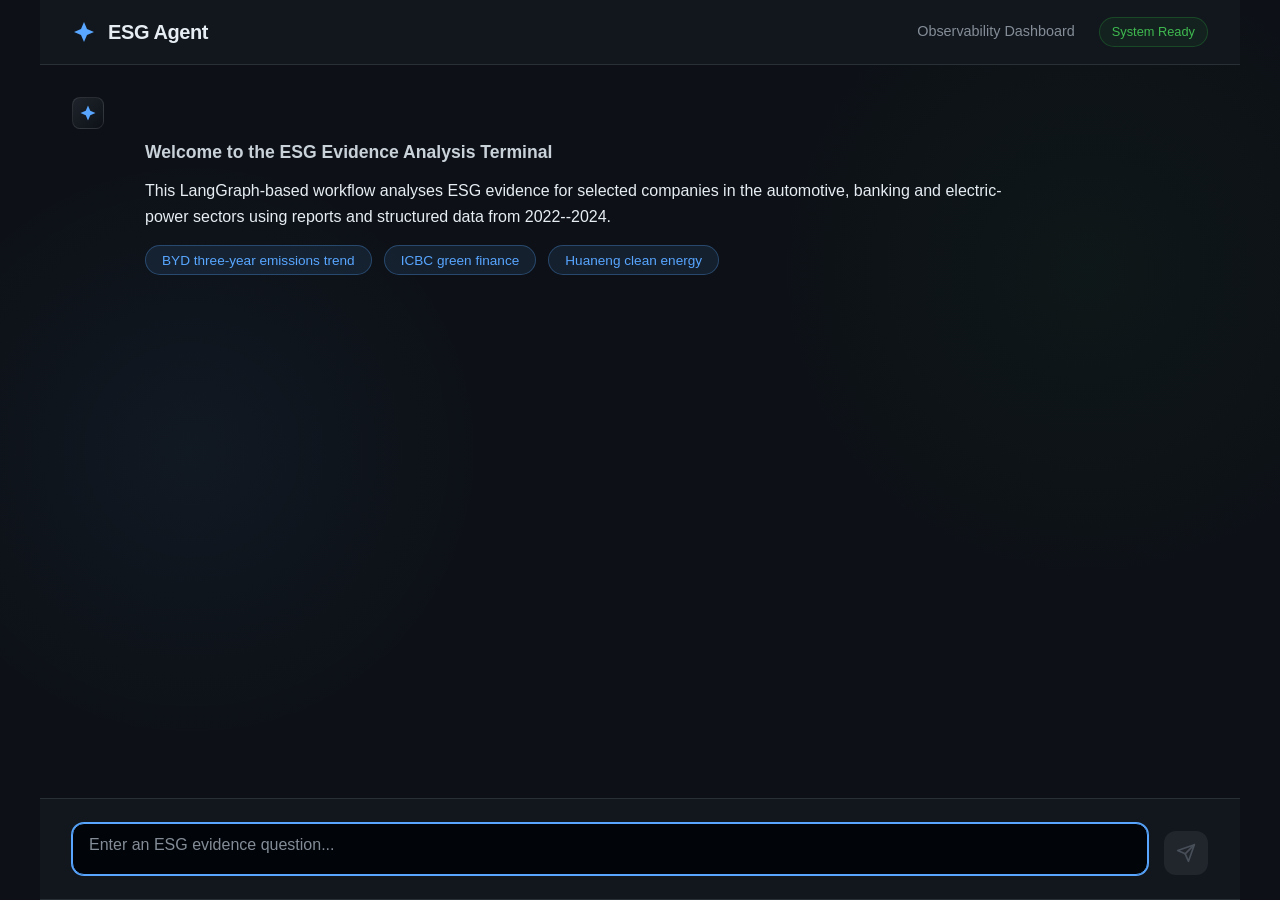
<file: static/figure-ui.html>
<!DOCTYPE html>
<html lang="en">
<head>
    <meta charset="UTF-8">
    <meta name="viewport" content="width=device-width, initial-scale=1.0">
    <title>ESG Agent | Evidence-Grounded Analysis Terminal</title>
    <link href="style.css" rel="stylesheet">
</head>
<body class="dark-theme">
    <div class="app-container">
        <!-- Sidebar / Header Area -->
        <header class="chat-header glass-panel">
            <div class="logo">
                <svg width="24" height="24" viewBox="0 0 24 24" fill="none" class="icon-sparkle">
                    <path d="M12 2L15 9L22 12L15 15L12 22L9 15L2 12L9 9L12 2Z" fill="currentColor"/>
                </svg>
                <h1>ESG Agent</h1>
            </div>
            <div class="header-actions">
                <a href="dashboard.html" class="nav-link" target="_blank">Observability Dashboard</a>
                <span class="status-badge" id="system-status">System Ready</span>
            </div>
        </header>

        <!-- Main Chat Area -->
        <main class="chat-main" id="chat-container">
            <div class="message system-message welcome-msg">
                <div class="avatar">
                    <svg width="18" height="18" viewBox="0 0 24 24" fill="none">
                        <path d="M12 2L15 9L22 12L15 15L12 22L9 15L2 12L9 9L12 2Z" fill="currentColor"/>
                    </svg>
                </div>
                <div class="message-content">
                    <h3>Welcome to the ESG Evidence Analysis Terminal</h3>
                    <p>This LangGraph-based workflow analyses ESG evidence for selected companies in the automotive, banking and electric-power sectors using reports and structured data from 2022--2024.</p>
                    <div class="suggestion-chips">
                        <button class="chip" onclick="setInput('How did BYD Scope 1 emissions change from 2022 to 2024?')">BYD three-year emissions trend</button>
                        <button class="chip" onclick="setInput('How did ICBC green-finance balance change from 2022 to 2024?')">ICBC green finance</button>
                        <button class="chip" onclick="setInput('What was Huaneng International clean-energy share in 2024?')">Huaneng clean energy</button>
                    </div>
                </div>
            </div>
        </main>

        <!-- Input Area -->
        <footer class="chat-footer glass-panel">
            <form id="chat-form" class="input-form">
                <div class="input-wrapper">
                    <textarea id="query-input" placeholder="Enter an ESG evidence question..." rows="1" autofocus></textarea>
                </div>
                <button type="submit" id="send-btn" class="send-btn" disabled>
                    <svg width="20" height="20" viewBox="0 0 24 24" fill="none" stroke="currentColor" stroke-width="2" stroke-linecap="round" stroke-linejoin="round">
                        <line x1="22" y1="2" x2="11" y2="13"></line>
                        <polygon points="22 2 15 22 11 13 2 9 22 2"></polygon>
                    </svg>
                </button>
            </form>
        </footer>
    </div>
    
    <!-- JavaScript Application -->
</body>
</html>
</file>
<file: static/style.css>
:root {
    --bg-color: #0d1117;
    --panel-bg: rgba(22, 27, 34, 0.7);
    --border-color: rgba(48, 54, 61, 0.8);
    --text-primary: #e6edf3;
    --text-secondary: #848d97;
    --accent-color: #58a6ff;
    --accent-hover: #388bfd;
    --chip-bg: rgba(88, 166, 255, 0.1);
    --user-msg-bg: #1f242c;
    --agent-msg-bg: transparent;
    --glass-blur: blur(16px);
    --font-family: 'Inter', 'Noto Sans SC', sans-serif;
    
    --node-pending: #484f58;
    --node-running: #d29922;
    --node-success: #238636;
    --node-failed: #da3633;
}

* {
    box-sizing: border-box;
    margin: 0;
    padding: 0;
}

body.dark-theme {
    background-color: var(--bg-color);
    color: var(--text-primary);
    font-family: var(--font-family);
    line-height: 1.6;
    height: 100vh;
    display: flex;
    flex-direction: column;
    overflow: hidden;
    background-image: 
        radial-gradient(circle at 15% 50%, rgba(88, 166, 255, 0.05), transparent 25%),
        radial-gradient(circle at 85% 30%, rgba(35, 134, 54, 0.05), transparent 25%);
}

.app-container {
    display: flex;
    flex-direction: column;
    height: 100%;
    max-width: 1200px;
    margin: 0 auto;
    width: 100%;
}

.glass-panel {
    background: var(--panel-bg);
    backdrop-filter: var(--glass-blur);
    -webkit-backdrop-filter: var(--glass-blur);
    border-bottom: 1px solid var(--border-color);
}

/* Header */
.chat-header {
    display: flex;
    justify-content: space-between;
    align-items: center;
    padding: 1rem 2rem;
    flex-shrink: 0;
}

.logo {
    display: flex;
    align-items: center;
    gap: 0.75rem;
}

.logo h1 {
    font-size: 1.25rem;
    font-weight: 600;
    letter-spacing: -0.02em;
}

.icon-sparkle {
    color: var(--accent-color);
    animation: pulse 2s infinite;
}

.header-actions {
    display: flex;
    align-items: center;
    gap: 1.5rem;
}

.nav-link {
    color: var(--text-secondary);
    text-decoration: none;
    font-size: 0.9rem;
    transition: color 0.2s;
}

.nav-link:hover {
    color: var(--text-primary);
}

.status-badge {
    font-size: 0.8rem;
    padding: 0.25rem 0.75rem;
    border-radius: 9999px;
    background: rgba(35, 134, 54, 0.1);
    color: #3fb950;
    border: 1px solid rgba(35, 134, 54, 0.4);
}

/* Main Chat */
.chat-main {
    flex-grow: 1;
    overflow-y: auto;
    padding: 2rem;
    display: flex;
    flex-direction: column;
    gap: 1.5rem;
    scroll-behavior: smooth;
}

.message {
    display: flex;
    gap: 1.25rem;
    max-width: 85%;
    animation: fadeIn 0.3s ease-out;
}

.message.user-message {
    align-self: flex-end;
    flex-direction: row-reverse;
}

.message.user-message .message-content {
    background: var(--user-msg-bg);
    border: 1px solid var(--border-color);
    border-radius: 12px 12px 0 12px;
}

.avatar {
    width: 32px;
    height: 32px;
    border-radius: 8px;
    display: flex;
    align-items: center;
    justify-content: center;
    flex-shrink: 0;
    border: 1px solid rgba(255, 255, 255, 0.1);
}

.system-message .avatar {
    background: linear-gradient(135deg, #1f242c, #0d1117);
    color: var(--accent-color);
}

.user-message .avatar {
    background: #30363d;
    color: #e6edf3;
}

.message-content {
    padding: 1rem 1.25rem;
    border-radius: 12px 12px 12px 0;
    background: var(--agent-msg-bg);
    color: var(--text-primary);
}

.system-message .message-content {
    border: 1px solid transparent;
}

/* Typography in message */
.message-content p {
    margin-bottom: 0.75rem;
}
.message-content p:last-child {
    margin-bottom: 0;
}
.message-content h1, .message-content h2, .message-content h3 {
    margin-top: 1.5rem;
    margin-bottom: 0.75rem;
    font-weight: 600;
}
.message-content h3 { font-size: 1.1rem; color: #c9d1d9; }
.message-content ul, .message-content ol {
    margin-bottom: 1rem;
    padding-left: 1.5rem;
}
.message-content li { margin-bottom: 0.5rem; }
.message-content strong { color: #58a6ff; font-weight: 600; }
.message-content table {
    width: 100%;
    border-collapse: collapse;
    margin: 1rem 0;
    font-size: 0.9rem;
}
.message-content th, .message-content td {
    padding: 0.75rem;
    border: 1px solid var(--border-color);
    text-align: left;
}
.message-content th {
    background: rgba(255,255,255,0.05);
}

/* Suggestions */
.suggestion-chips {
    display: flex;
    flex-wrap: wrap;
    gap: 0.75rem;
    margin-top: 1rem;
}

.chip {
    background: var(--chip-bg);
    border: 1px solid rgba(88, 166, 255, 0.3);
    color: var(--accent-color);
    border-radius: 16px;
    padding: 0.4rem 1rem;
    font-size: 0.85rem;
    cursor: pointer;
    transition: all 0.2s;
    font-family: inherit;
}

.chip:hover {
    background: rgba(88, 166, 255, 0.2);
    transform: translateY(-1px);
}

/* Footer / Input */
.chat-footer {
    padding: 1.5rem 2rem;
    border-top: 1px solid var(--border-color);
}

.input-form {
    display: flex;
    gap: 1rem;
    align-items: flex-end;
    position: relative;
}

.input-wrapper {
    flex-grow: 1;
    background: #010409;
    border: 1px solid var(--border-color);
    border-radius: 12px;
    padding: 0.75rem 1rem;
    transition: border-color 0.2s;
}

.input-wrapper:focus-within {
    border-color: var(--accent-color);
    box-shadow: 0 0 0 1px var(--accent-color);
}

#query-input {
    width: 100%;
    background: transparent;
    border: none;
    color: var(--text-primary);
    font-family: inherit;
    font-size: 1rem;
    resize: none;
    outline: none;
    max-height: 150px;
}

#query-input::placeholder {
    color: var(--text-secondary);
}

.send-btn {
    background: var(--accent-color);
    color: #fff;
    border: none;
    border-radius: 12px;
    width: 44px;
    height: 44px;
    display: flex;
    align-items: center;
    justify-content: center;
    cursor: pointer;
    transition: all 0.2s;
    flex-shrink: 0;
}

.send-btn:hover:not(:disabled) {
    background: var(--accent-hover);
    transform: scale(1.05);
}

.send-btn:disabled {
    background: #21262d;
    color: #484f58;
    cursor: not-allowed;
}

/* Timeline / Status Tracker */
.tracker-container {
    background: rgba(1, 4, 9, 0.5);
    border: 1px solid var(--border-color);
    border-radius: 8px;
    padding: 1rem;
    margin-bottom: 1rem;
    font-size: 0.85rem;
}

.tracker-header {
    display: flex;
    justify-content: space-between;
    margin-bottom: 0.75rem;
    color: var(--text-secondary);
}

.trace-id-badge {
    font-family: monospace;
    background: rgba(255,255,255,0.1);
    padding: 2px 6px;
    border-radius: 4px;
}

.nodes-timeline {
    display: flex;
    flex-wrap: wrap;
    gap: 0.5rem;
}

.node-badge {
    padding: 0.25rem 0.5rem;
    border-radius: 4px;
    background: var(--node-pending);
    color: #fff;
    font-size: 0.75rem;
    display: flex;
    align-items: center;
    gap: 0.4rem;
    transition: all 0.3s;
}

.node-badge.running {
    background: var(--node-running);
    animation: glow 1.5s infinite alternate;
}

.node-badge.success {
    background: var(--node-success);
}

.node-badge.failed {
    background: var(--node-failed);
}

.spinner {
    width: 10px;
    height: 10px;
    border: 2px solid rgba(255,255,255,0.3);
    border-top-color: #fff;
    border-radius: 50%;
    animation: spin 1s linear infinite;
    display: none;
}

.node-badge.running .spinner { display: block; }
.node-badge .time-ms { opacity: 0.7; font-size: 0.7rem; }

/* Citations & Sources */
.sources-section {
    margin-top: 1.5rem;
    padding-top: 1rem;
    border-top: 1px dashed var(--border-color);
    font-size: 0.85rem;
}

.sources-section h4 {
    color: var(--text-secondary);
    margin-bottom: 0.5rem;
    font-weight: 500;
}

.source-item {
    background: rgba(255,255,255,0.03);
    padding: 0.5rem 0.75rem;
    border-radius: 6px;
    margin-bottom: 0.5rem;
    border-left: 2px solid var(--accent-color);
}

.source-item.sql { border-left-color: #d29922; }

/* Chart Container */
.chart-container {
    width: 100%;
    min-height: 300px;
    margin: 1.5rem 0;
    background: #010409;
    border: 1px solid var(--border-color);
    border-radius: 8px;
    padding: 1rem;
}

/* Animations */
@keyframes fadeIn {
    from { opacity: 0; transform: translateY(10px); }
    to { opacity: 1; transform: translateY(0); }
}

@keyframes pulse {
    0% { opacity: 0.6; }
    50% { opacity: 1; }
    100% { opacity: 0.6; }
}

@keyframes spin {
    to { transform: rotate(360deg); }
}

@keyframes glow {
    from { box-shadow: 0 0 2px var(--node-running); }
    to { box-shadow: 0 0 8px var(--node-running); }
}

/* Interview-facing disclosure quality card */
.dq-card {
    display: flex;
    align-items: center;
    gap: 1rem;
    margin-top: 1rem;
    padding: 1rem;
    border: 1px solid rgba(88, 166, 255, 0.35);
    border-radius: 12px;
    background: linear-gradient(135deg, rgba(88, 166, 255, 0.12), rgba(35, 134, 54, 0.08));
}
.dq-score {
    min-width: 84px;
    height: 84px;
    border-radius: 50%;
    display: flex;
    align-items: baseline;
    justify-content: center;
    flex-direction: column;
    text-align: center;
    color: #58a6ff;
    font-weight: 700;
    font-size: 1.75rem;
    border: 1px solid rgba(88, 166, 255, 0.45);
    background: rgba(13, 17, 23, 0.55);
}
.dq-score span { font-size: 0.8rem; color: var(--text-secondary); font-weight: 500; }
.dq-card h4 { margin: 0 0 0.35rem 0; color: #c9d1d9; }
.dq-card p { margin: 0.2rem 0; color: var(--text-secondary); font-size: 0.9rem; }
.dq-risk { color: #d29922 !important; }

/* Rule-based greenwashing radar card */
.gw-card {
    display: flex;
    align-items: center;
    gap: 1rem;
    margin-top: 1rem;
    padding: 1rem;
    border: 1px solid rgba(132, 141, 151, 0.35);
    border-radius: 12px;
    background: rgba(22, 27, 34, 0.72);
}
.gw-card.has-risk {
    border-color: rgba(210, 153, 34, 0.45);
    background: linear-gradient(135deg, rgba(210, 153, 34, 0.13), rgba(218, 54, 51, 0.07));
}
.gw-count {
    min-width: 64px;
    height: 64px;
    border-radius: 16px;
    display: flex;
    align-items: center;
    justify-content: center;
    color: #d29922;
    font-weight: 800;
    font-size: 1.8rem;
    border: 1px solid rgba(210, 153, 34, 0.45);
    background: rgba(13, 17, 23, 0.55);
}
.gw-card h4 { margin: 0 0 0.35rem 0; color: #c9d1d9; }
.gw-card p { margin: 0.2rem 0; color: var(--text-secondary); font-size: 0.9rem; }
.gw-method { color: #d29922 !important; font-size: 0.82rem !important; }
</file>
